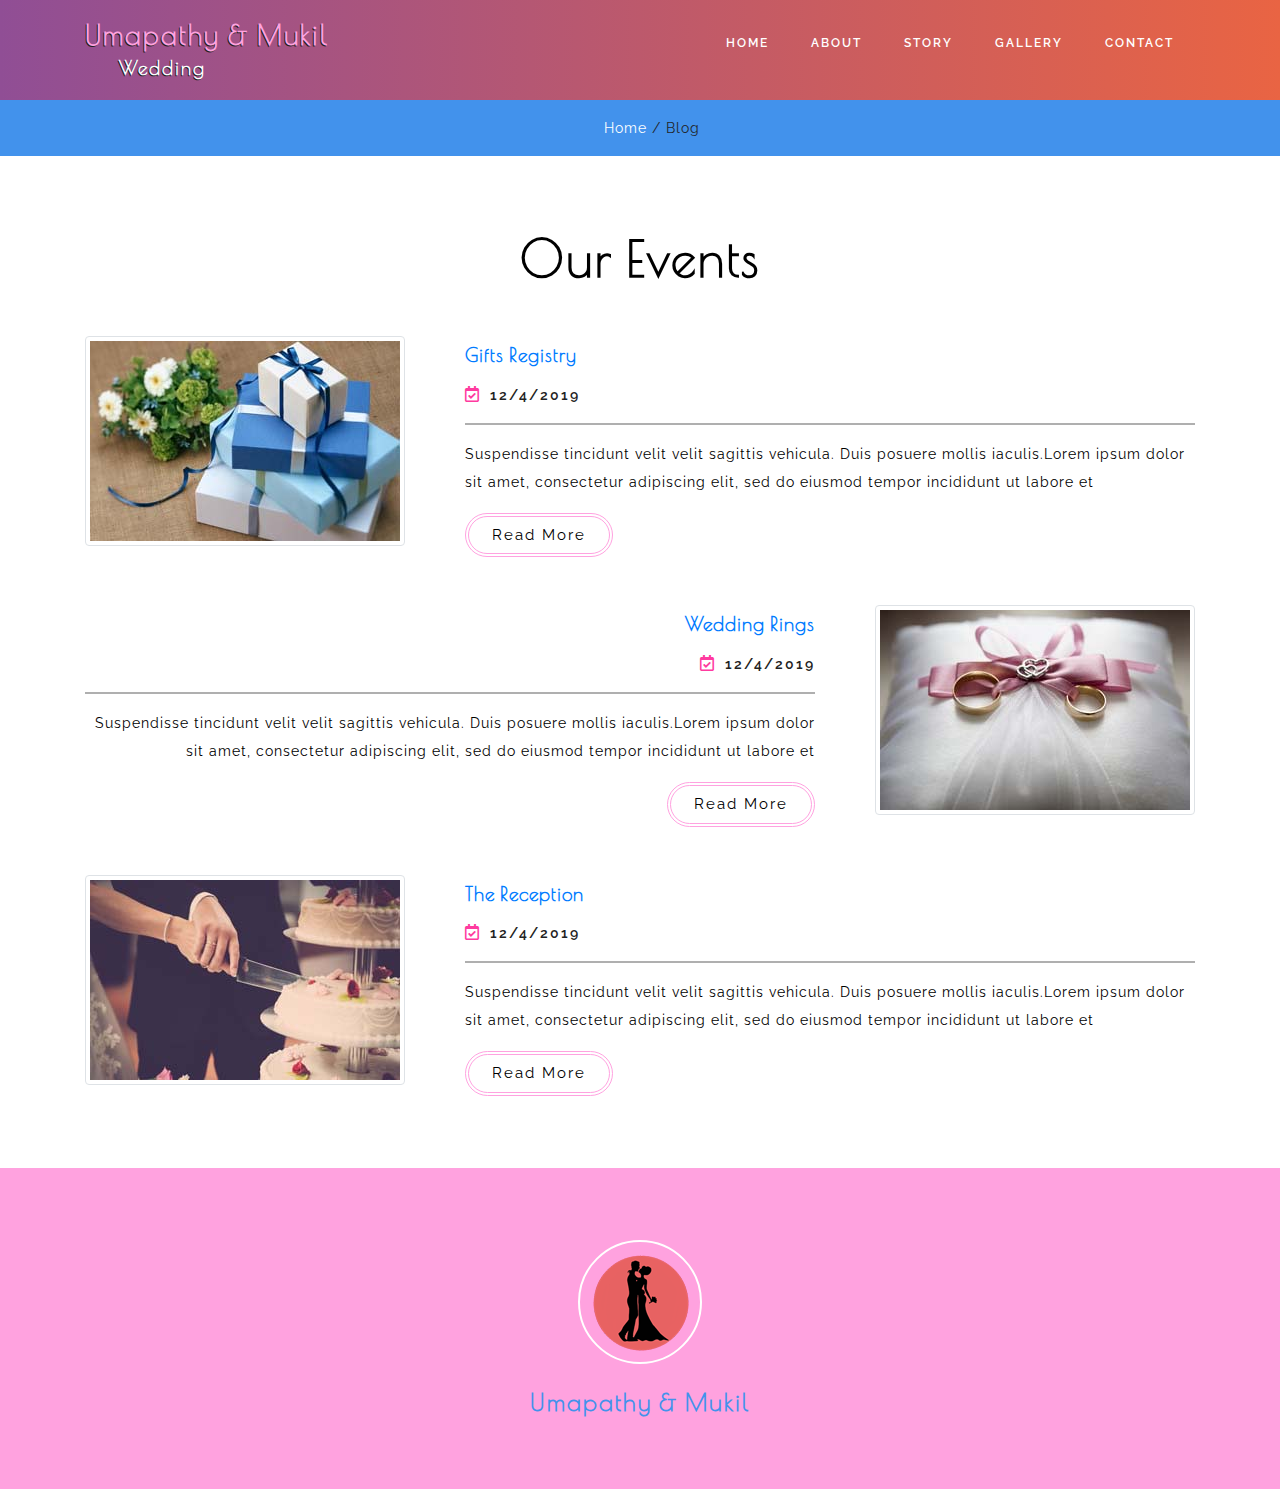
<file: blog.html>
﻿<!--A Design by W3layouts
  Author: W3layout
  Author URL: http://w3layouts.com
  License: Creative Commons Attribution 3.0 Unported
  License URL: http://creativecommons.org/licenses/by/3.0/
  -->
<!DOCTYPE html>
<html lang="zxx">
  <head>
    <title>Umapathy - Mukil Wedding</title>
    <!--meta tags -->
    <meta charset="UTF-8">
    <meta name="viewport" content="width=device-width, initial-scale=1">
    <script>
      addEventListener("load", function () {
      	setTimeout(hideURLbar, 0);
      }, false);
      
      function hideURLbar() {
      	window.scrollTo(0, 1);
      }
    </script>
    <!--//meta tags ends here-->
    <!--booststrap-->
    <link href="css/bootstrap.min.css" rel="stylesheet" type="text/css" media="all">
    <!--//booststrap end-->
    <!-- font-awesome icons -->
    <link href="css/fontawesome-all.min.css" rel="stylesheet" type="text/css" media="all">
    <!-- //font-awesome icons -->
    <!--stylesheets-->
    <link href="css/style.css" rel='stylesheet' type='text/css' media="all">
    <!--//stylesheets-->
    <link href="//fonts.googleapis.com/css?family=Poiret+One" rel="stylesheet">
    <link href="//fonts.googleapis.com/css?family=Tangerine:400,700" rel="stylesheet">
    <link href="//fonts.googleapis.com/css?family=Raleway:400,500,600" rel="stylesheet">
  </head>
  <body>
    <!--headder-->
    <div class="one-img" id="header">
      <div class="header-w3layouts">
        <div class="container">
          <!--//navigation section -->
          <nav class="navbar navbar-expand-lg navbar-light">
            <div class="hedder-up " >
              <h1><a class="navbar-brand" href="index.html">Umapathy & Mukil <span> Wedding</span></a></h1>
            </div>
            <button class="navbar-toggler" type="button" data-toggle="collapse" data-target="#navbarSupportedContent" aria-controls="navbarSupportedContent" aria-expanded="false" aria-label="Toggle navigation">
            <span class="navbar-toggler-icon"></span>
            </button>
            <div class="collapse navbar-collapse justify-content-end" id="navbarSupportedContent">
              <ul class="navbar-nav ">
                <li class="nav-item ">
                  <a class="nav-link" href="index.html">Home <span class="sr-only">(current)</span></a>
                </li>
                <li class="nav-item ">
                  <a href="about.html" class="nav-link">About</a>
                </li>
                <li class="nav-item">
                  <a href="story.html" class="nav-link">Story</a>
                </li>
                <li class="nav-item">
                  <a href="gallery.html" class="nav-link">Gallery</a>
                </li>
                <!--<li class="nav-item dropdown active">
                  <a class="nav-link dropdown-toggle" href="#" id="navbarDropdown" role="button" data-toggle="dropdown" aria-haspopup="true" aria-expanded="false">
                  Pages
                  </a>
                  <div class="dropdown-menu" aria-labelledby="navbarDropdown">
                    <a class="nav-link " href="typography.html">Typography</a>
                    <a href="blog.html" class="nav-link">Blog</a>
                  </div>
                </li>-->
                <li class="nav-item">
                  <a href="contact.html" class="nav-link">Contact</a>
                </li>
              </ul>
            </div>
          </nav>
          <!--//navigation section -->
          <div class="clearfix"> </div>
        </div>
      </div>
    </div>
    <!-- //Navigation -->
    <!--//headder-->
    <!-- banner -->
    <div class="inner_page-banner one-img">
    </div>
    <!--//banner -->
    <!-- short -->
    <div class="using-border py-3">
      <div class="inner_breadcrumb  ml-4">
        <ul class="short_ls">
          <li>
            <a href="index.html">Home</a>
            <span>/ </span>
          </li>
          <li>Blog</li>
        </ul>
      </div>
    </div>
    <!-- //short-->
    <!-- blog -->
    <section class="about-inner py-lg-4 py-md-3 py-sm-3 py-3">
      <div class="container py-lg-5 py-md-4 py-sm-4 py-3">
        <h3 class="title text-center mb-lg-5 mb-md-4 mb-sm-4 mb-3">Our Events</h3>
        <div class="row blog-bloged-about">
          <div class="col-lg-4 col-md-6 blog-wed-img">
            <img src="images/blog1.jpg" class="img-thumbnail" alt="">
          </div>
          <div class="col-lg-8 col-md-6 blog-wthree-info">
            <h4 class="mt-2"><a href="#">Gifts registry</a></h4>
            <div class="news-date my-3">
              <ul>
                <li><span class="far fa-calendar-check"></span><a href="#">12/4/2019</a></li>
              </ul>
            </div>
            <div class="line-w3ls-title">
              <!-- Just It is line -->
            </div>
            <div class="event-blog-agile">
              <p>Suspendisse tincidunt velit velit sagittis vehicula. Duis posuere  mollis iaculis.Lorem ipsum dolor sit amet, consectetur adipiscing elit, sed do eiusmod tempor incididunt ut labore et</p>
            </div>
            <div class="outs_more-buttn">
              <a href="index.html">Read More</a>
            </div>
          </div>
        </div>
        <div class="row blog-bloged-about my-lg-5 my-md-4 my-sm-4 my-3 text-right">
          <div class="col-lg-8 col-md-6 blog-wthree-info">
            <h4 class="mt-2"><a href="#">Wedding rings</a></h4>
            <div class="news-date my-3">
              <ul>
                <li><span class="far fa-calendar-check"></span><a href="#">12/4/2019</a></li>
              </ul>
            </div>
            <div class="line-w3ls-title ">
              <!-- Just It is line -->
            </div>
            <div class="event-blog-agile">
              <p>Suspendisse tincidunt velit velit sagittis vehicula. Duis posuere  mollis iaculis.Lorem ipsum dolor sit amet, consectetur adipiscing elit, sed do eiusmod tempor incididunt ut labore et</p>
            </div>
            <div class="outs_more-buttn">
              <a href="index.html">Read More</a>
            </div>
          </div>
          <div class="col-lg-4 col-md-6 blog-wed-img">
            <img src="images/blog2.jpg" class="img-thumbnail" alt="">
          </div>
        </div>
        <div class="row blog-bloged-about">
          <div class="col-lg-4 col-md-6 blog-wed-img">
            <img src="images/blog3.jpg" class="img-thumbnail" alt="">
          </div>
          <div class="col-lg-8 col-md-6 blog-wthree-info">
            <h4 class="mt-2"><a href="#">The reception</a></h4>
            <div class="news-date my-3">
              <ul>
                <li><span class="far fa-calendar-check"></span><a href="#">12/4/2019</a></li>
              </ul>
            </div>
            <div class="line-w3ls-title">
              <!-- Just It is line -->
            </div>
            <div class="event-blog-agile">
              <p>Suspendisse tincidunt velit velit sagittis vehicula. Duis posuere  mollis iaculis.Lorem ipsum dolor sit amet, consectetur adipiscing elit, sed do eiusmod tempor incididunt ut labore et</p>
            </div>
            <div class="outs_more-buttn">
              <a href="index.html">Read More</a>
            </div>
          </div>
        </div>
      </div>
    </section>
    <!-- //blog -->
    <!-- footer -->
    <footer class="py-lg-4 py-md-3 py-sm-3 py-3">
      <div class="container py-lg-5 py-md-5 py-sm-4 py-3">
        <div class="groom-w3layouts-footer text-center">
          <img src="images/ff1.png" alt="" class="image-fluid">
        </div>
        <div class="bride-groom-names text-center mt-lg-4 mt-3">
          <h4><a href="index.html">Umapathy & Mukil</a></h4>
        </div>
        <!--<div class="icons-footer text-center mt-lg-5 mt-md-4 mt-3">
          <ul>
            <li><a href="#"><span class="fab fa-facebook-f"></span></a></li>
            <li><a href="#"><span class="fas fa-envelope"></span></a></li>
            <li><a href="#"><span class="fab fa-twitter"></span></a></li>
            <li><a href="#"><span class="fab fa-pinterest-p"></span></a></li>
          </ul>
        </div>-->
        <!--<div class="copy-agile-right text-center pt-lg-4 pt-3">
          <p> 
            © 2018 Umapathy & Mukil. All Rights Reserved | Design by <a href="http://www.W3Layouts.com" target="_blank">W3Layouts</a>
          </p>
        </div>-->
      </div>
    </footer>
    <!--//footer -->
    <!--js working-->
    <script src='js/jquery-2.2.3.min.js'></script>
    <!--//js working-->
    <!-- start-smoth-scrolling -->
    <script src="js/move-top.js"></script>
    <script src="js/easing.js"></script>
    <script>
      jQuery(document).ready(function ($) {
      	$(".scroll").click(function (event) {
      		event.preventDefault();
      		$('html,body').animate({
      			scrollTop: $(this.hash).offset().top
      		}, 900);
      	});
      });
    </script>
    <!-- start-smoth-scrolling -->
    <!-- here stars scrolling icon -->
    <script>
      $(document).ready(function () {
      
      	var defaults = {
      		containerID: 'toTop', // fading element id
      		containerHoverID: 'toTopHover', // fading element hover id
      		scrollSpeed: 1200,
      		easingType: 'linear'
      	};
      
      
      	$().UItoTop({
      		easingType: 'easeOutQuart'
      	});
      
      });
    </script>
    <!-- //here ends scrolling icon -->
    <!--bootstrap working-->
    <script src="js/bootstrap.min.js"></script>
    <!-- //bootstrap working-->
  </body>
</html>
</file>
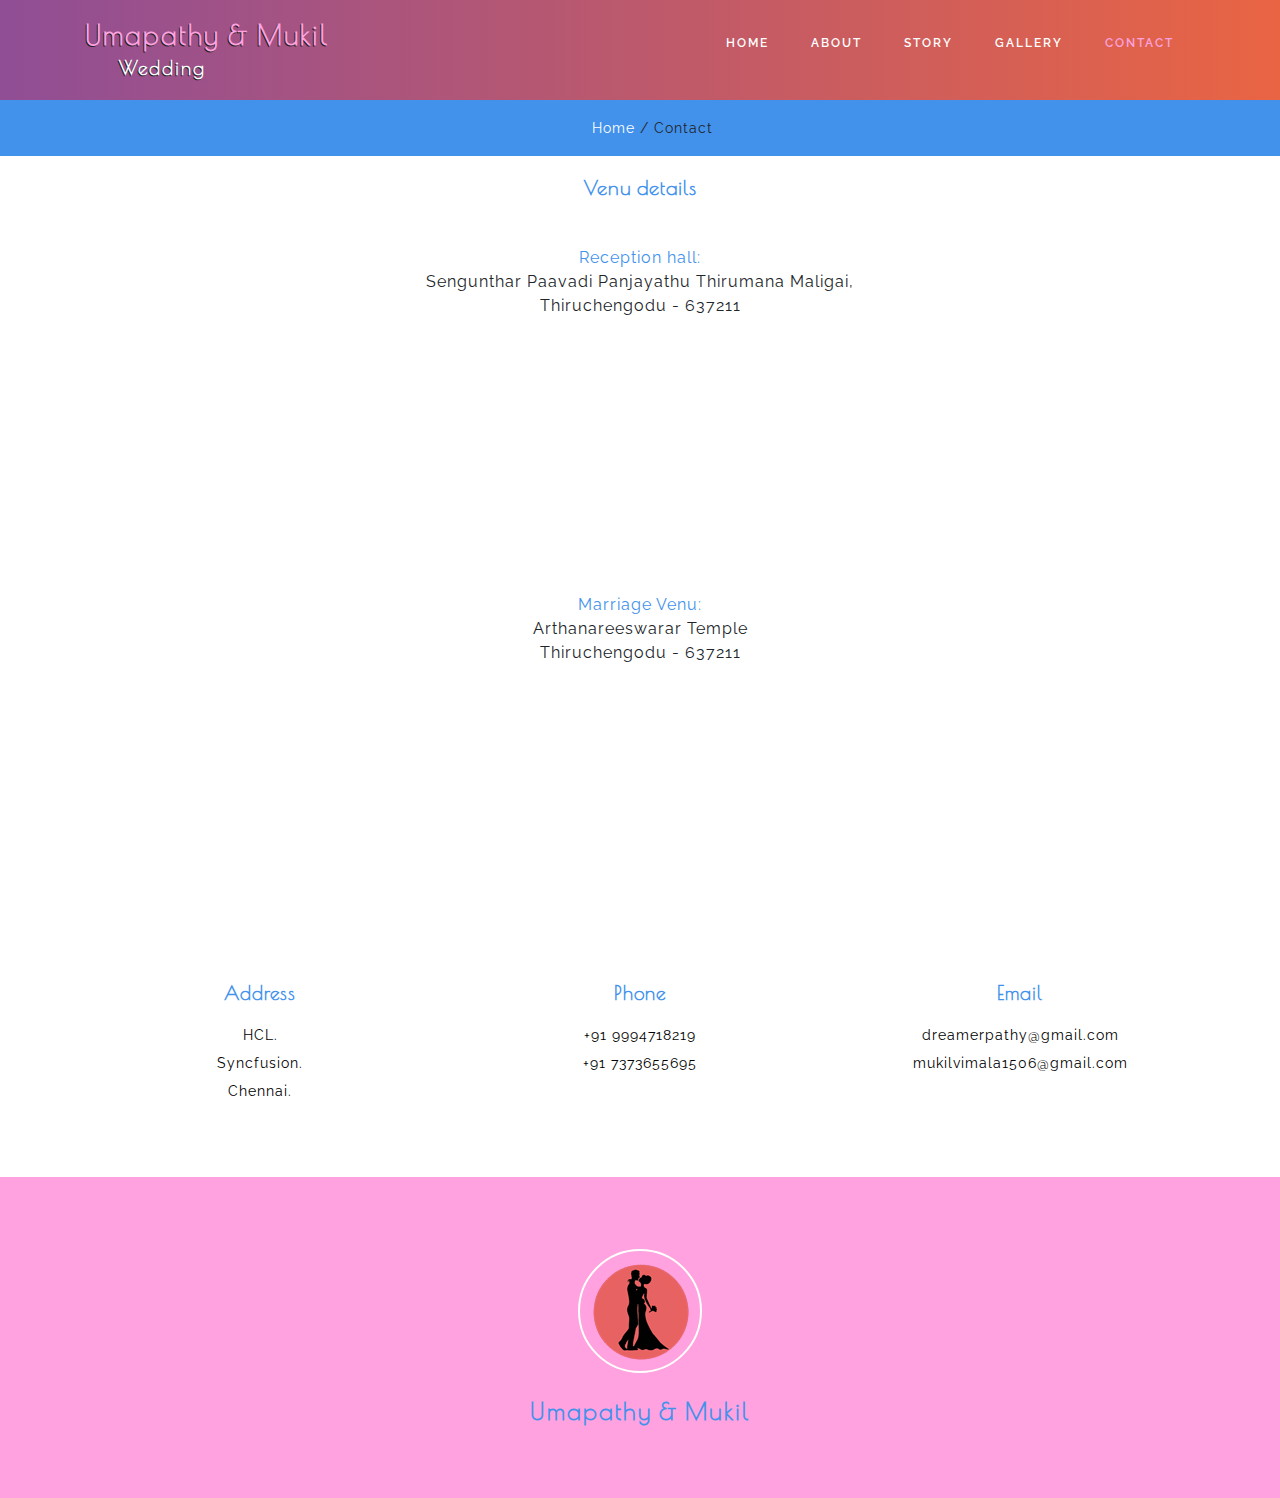
<file: contact.html>
﻿<!--A Design by W3layouts
   Author: W3layout
   Author URL: http://w3layouts.com
   License: Creative Commons Attribution 3.0 Unported
   License URL: http://creativecommons.org/licenses/by/3.0/
   -->
<!DOCTYPE html>
<html lang="zxx">
<head>
    <title>Umapathy - Mukil</title>
    <!--meta tags -->
    <meta charset="UTF-8">
    <meta name="viewport" content="width=device-width, initial-scale=1">
    <script>
        addEventListener("load", function () {
            setTimeout(hideURLbar, 0);
        }, false);

        function hideURLbar() {
            window.scrollTo(0, 1);
        }
    </script>
    <!--//meta tags ends here-->
    <!--booststrap-->
    <link href="css/bootstrap.min.css" rel="stylesheet" type="text/css" media="all">
    <!--//booststrap end-->
    <!-- font-awesome icons -->
    <link href="css/fontawesome-all.min.css" rel="stylesheet" type="text/css" media="all">
    <!-- //font-awesome icons -->
    <!--stylesheets-->
    <link href="css/style.css" rel='stylesheet' type='text/css' media="all">
    <!--//stylesheets-->
    <link href="//fonts.googleapis.com/css?family=Poiret+One" rel="stylesheet">
    <link href="//fonts.googleapis.com/css?family=Tangerine:400,700" rel="stylesheet">
    <link href="//fonts.googleapis.com/css?family=Raleway:400,500,600" rel="stylesheet">
</head>
<body>
    <!--headder-->
    <div class="one-img" id="header">
        <div class="header-w3layouts">
            <div class="container">
                <!--//navigation section -->
                <nav class="navbar navbar-expand-lg navbar-light">
                    <div class="hedder-up ">
                        <h1><a class="navbar-brand" href="index.html">Umapathy & Mukil <span> Wedding</span></a></h1>
                    </div>
                    <button class="navbar-toggler" type="button" data-toggle="collapse" data-target="#navbarSupportedContent" aria-controls="navbarSupportedContent" aria-expanded="false" aria-label="Toggle navigation">
                        <span class="navbar-toggler-icon"></span>
                    </button>
                    <div class="collapse navbar-collapse justify-content-end" id="navbarSupportedContent">
                        <ul class="navbar-nav ">
                            <li class="nav-item ">
                                <a class="nav-link" href="index.html">Home <span class="sr-only">(current)</span></a>
                            </li>
                            <li class="nav-item ">
                                <a href="about.html" class="nav-link">About</a>
                            </li>
                            <li class="nav-item">
                                <a href="story.html" class="nav-link">Story</a>
                            </li>
                            <li class="nav-item">
                                <a href="gallery.html" class="nav-link">Gallery</a>
                            </li>
                            <!--<li class="nav-item dropdown">
                               <a class="nav-link dropdown-toggle" href="#" id="navbarDropdown" role="button" data-toggle="dropdown" aria-haspopup="true" aria-expanded="false">
                               Pages
                               </a>
                               <div class="dropdown-menu" aria-labelledby="navbarDropdown">
                                  <a class="nav-link " href="typography.html">Typography</a>
                                  <a href="blog.html" class="nav-link">Blog</a>
                               </div>
                            </li>-->
                            <li class="nav-item active">
                                <a href="contact.html" class="nav-link">Contact</a>
                            </li>
                        </ul>
                    </div>
                </nav>
                <!--//navigation section -->
                <div class="clearfix"> </div>
            </div>
        </div>
    </div>
    <!-- //Navigation -->
    <!--//headder-->
    <!-- banner -->
    <div class="inner_page-banner one-img">
    </div>
    <!--//banner -->
    <!-- short -->
    <div class="using-border py-3">
        <div class="inner_breadcrumb  ml-4">
            <ul class="short_ls">
                <li>
                    <a href="index.html">Home</a>
                    <span>/ </span>
                </li>
                <li>Contact</li>
            </ul>
        </div>
    </div>
    <!-- //short-->
    <!--contact -->
    <!--contact-form-->
    <!--//contact-map -->
    <h6 class="mb-3 venuDetails">
        Venu details
    </h6>
    <div class="mapVenuDetails">
        <div class="venuHead">
            Reception hall:
        </div>
        <div>
            Sengunthar Paavadi Panjayathu Thirumana Maligai,
        </div>
        <div>Thiruchengodu - 637211</div>
    </div>
    <div class="address_mail_footer_grids ">
        <div class="gmap_canvas"><iframe width="600" height="500" id="gmap_canvas" src="https://maps.google.com/maps?q=Sengunthar%20Thirumana%2C%20thiruchengodu&t=&z=11&ie=UTF8&iwloc=&output=embed" frameborder="0" scrolling="no" marginheight="0" marginwidth="0"></iframe></div>

    </div>
    <div class="mapVenuDetails">
        <div class="venuHead">
            Marriage Venu:
        </div>
        <div>
            Arthanareeswarar Temple
        </div>
        <div>Thiruchengodu - 637211</div>
    </div>
    <div class="address_mail_footer_grids ">
        <div class="gmap_canvas"><iframe width="600" height="500" id="gmap_canvas" src="https://maps.google.com/maps?q=Arthanareeswarar%20Temple%2C%20thiruchengodu&t=&z=11&ie=UTF8&iwloc=&output=embed" frameborder="0" scrolling="no" marginheight="0" marginwidth="0"></iframe></div>
    </div>
    <!--contact-map -->
    <!--contact-Address -->
    <section class="py-lg-4 py-md-3 py-sm-3 py-3">
        <div class="container py-lg-5 py-md-4 py-sm-4 py-3">
            <div class="row text-center">
                <div class="col-lg-4 col-md-4 contact-form">
                    <div class=" contact-list-grid">
                        <h6 class="mb-3">
                            Address
                        </h6>
                        <p>
                            HCL.<br>Syncfusion. <br />Chennai.
                        </p>
                    </div>
                </div>
                <div class="col-lg-4 col-md-4 contact-form">
                    <div class=" contact-list-grid">
                        <h6 class="mb-3">Phone</h6>
                        <p>+91 9994718219</p>
                        <p>+91 7373655695</p>
                    </div>
                </div>
                <div class="col-lg-4 col-md-4 contact-form">
                    <div class=" contact-list-grid">
                        <h6 class="mb-3">Email</h6>
                        <p><a href="dreamerpathy@gmail.com">dreamerpathy@gmail.com</a></p>
                        <p><a href="mukilvimala1506@gmail.com">mukilvimala1506@gmail.com</a></p>
                    </div>
                </div>
            </div>
        </div>
    </section>
    <!--//contact-Address -->
    <!-- footer -->
    <footer class="py-lg-4 py-md-3 py-sm-3 py-3">
        <div class="container py-lg-5 py-md-5 py-sm-4 py-3">
            <div class="groom-w3layouts-footer text-center">
                <img src="images/ff1.png" alt="" class="image-fluid">
            </div>
            <div class="bride-groom-names text-center mt-lg-4 mt-3">
                <h4><a href="index.html">Umapathy & Mukil</a></h4>
            </div>
            <!--<div class="icons-footer text-center mt-lg-5 mt-md-4 mt-3">
               <ul>
                  <li><a href="#"><span class="fab fa-facebook-f"></span></a></li>
                  <li><a href="#"><span class="fas fa-envelope"></span></a></li>
                  <li><a href="#"><span class="fab fa-twitter"></span></a></li>
                  <li><a href="#"><span class="fab fa-pinterest-p"></span></a></li>
               </ul>
            </div>-->
            <!--<div class="copy-agile-right text-center pt-lg-4 pt-3">
               <p>
                  © 2018 Umapathy & Mukil. All Rights Reserved | Design by <a href="http://www.W3Layouts.com" target="_blank">W3Layouts</a>
               </p>
            </div>-->
        </div>
    </footer>
    <!--//footer -->
    <!--js working-->
    <script src='js/jquery-2.2.3.min.js'></script>
    <!--//js working-->
    <!-- start-smoth-scrolling -->
    <script src="js/move-top.js"></script>
    <script src="js/easing.js"></script>
    <script>
        jQuery(document).ready(function ($) {
            $(".scroll").click(function (event) {
                event.preventDefault();
                $('html,body').animate({
                    scrollTop: $(this.hash).offset().top
                }, 900);
            });
        });
    </script>
    <!-- start-smoth-scrolling -->
    <!-- here stars scrolling icon -->
    <script>
        $(document).ready(function () {

            var defaults = {
                containerID: 'toTop', // fading element id
                containerHoverID: 'toTopHover', // fading element hover id
                scrollSpeed: 1200,
                easingType: 'linear'
            };


            $().UItoTop({
                easingType: 'easeOutQuart'
            });

        });
    </script>
    <!-- //here ends scrolling icon -->
    <!--bootstrap working-->
    <script src="js/bootstrap.min.js"></script>
    <!-- //bootstrap working-->
</body>
</html>

<style>
    .venuDetails {
        padding-top: 20px;
        color: #4292ec;
        font-size: 20px;
        font-weight: 600;
        text-align: center;
    }
    .mapVenuDetails{
        padding: 30px;
        text-align: center;
    }
    .venuHead{
        color :#4292ec
    }
</style>
</file>
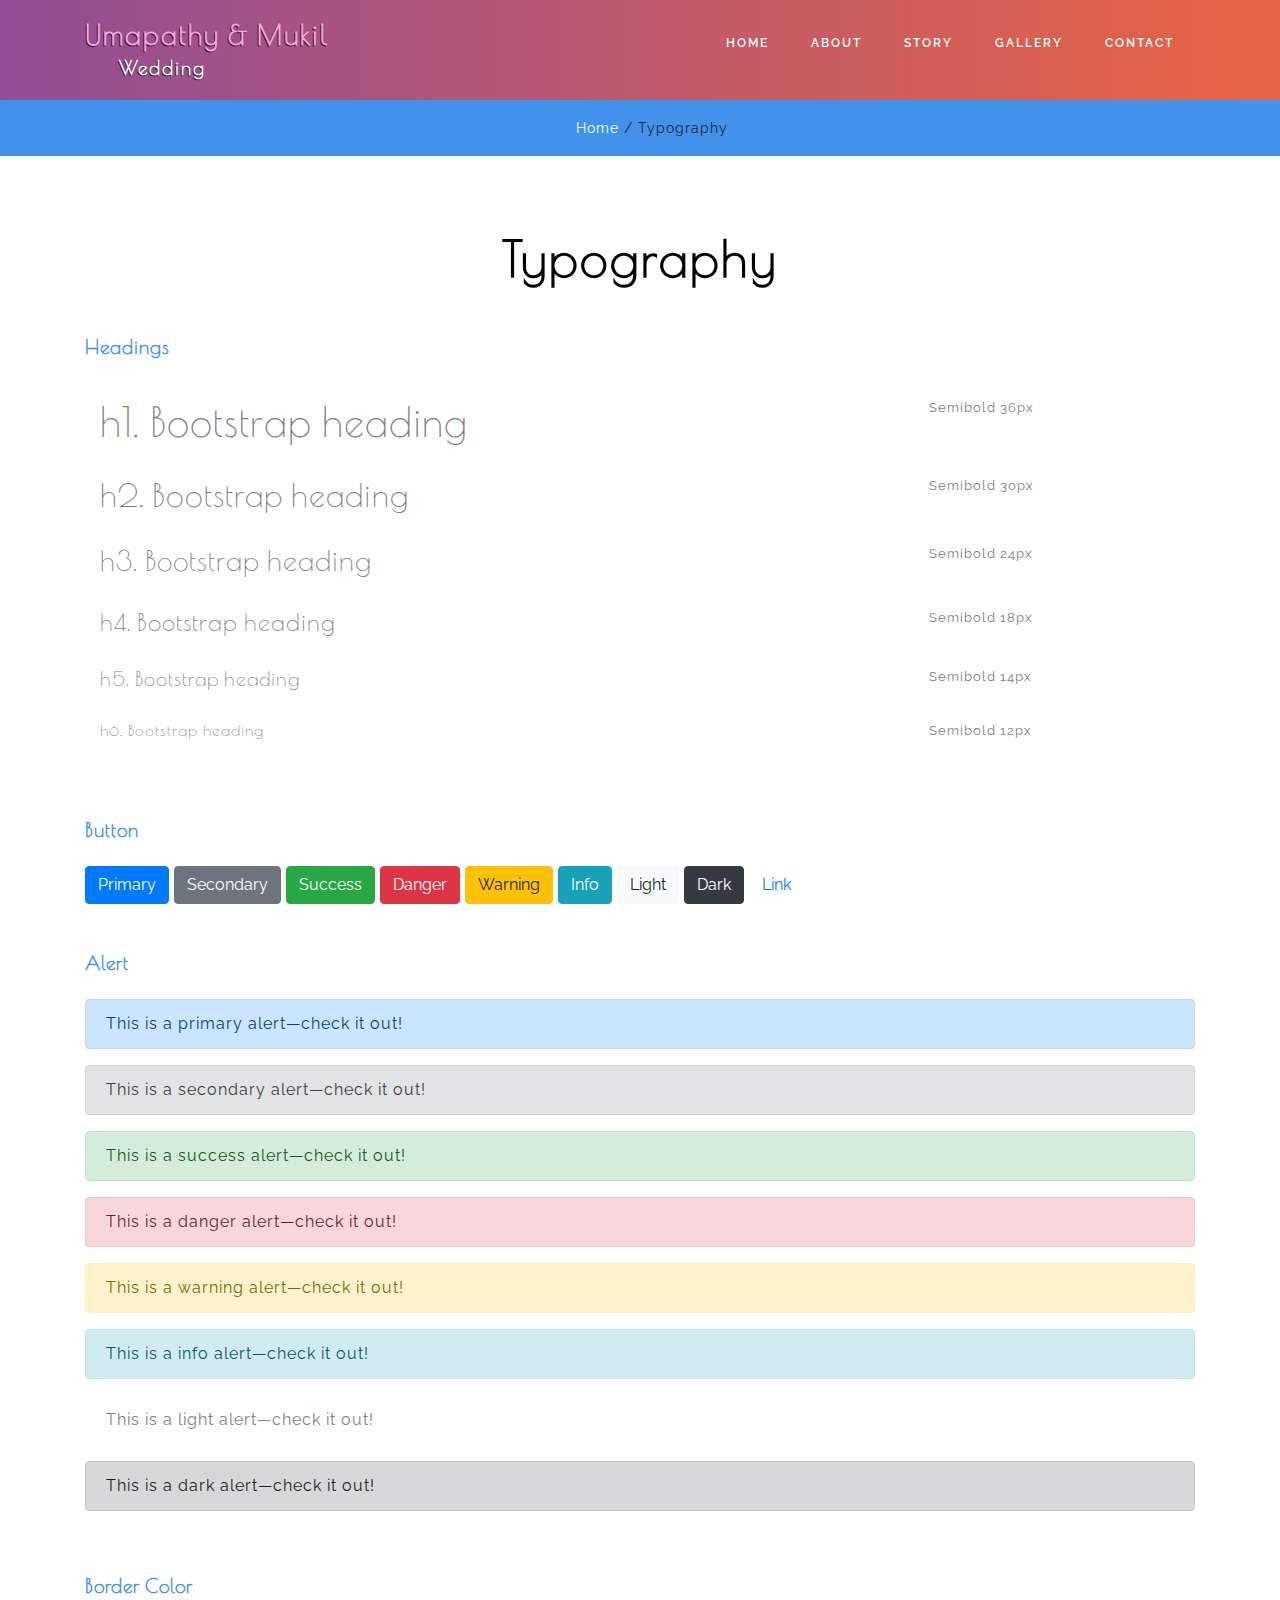
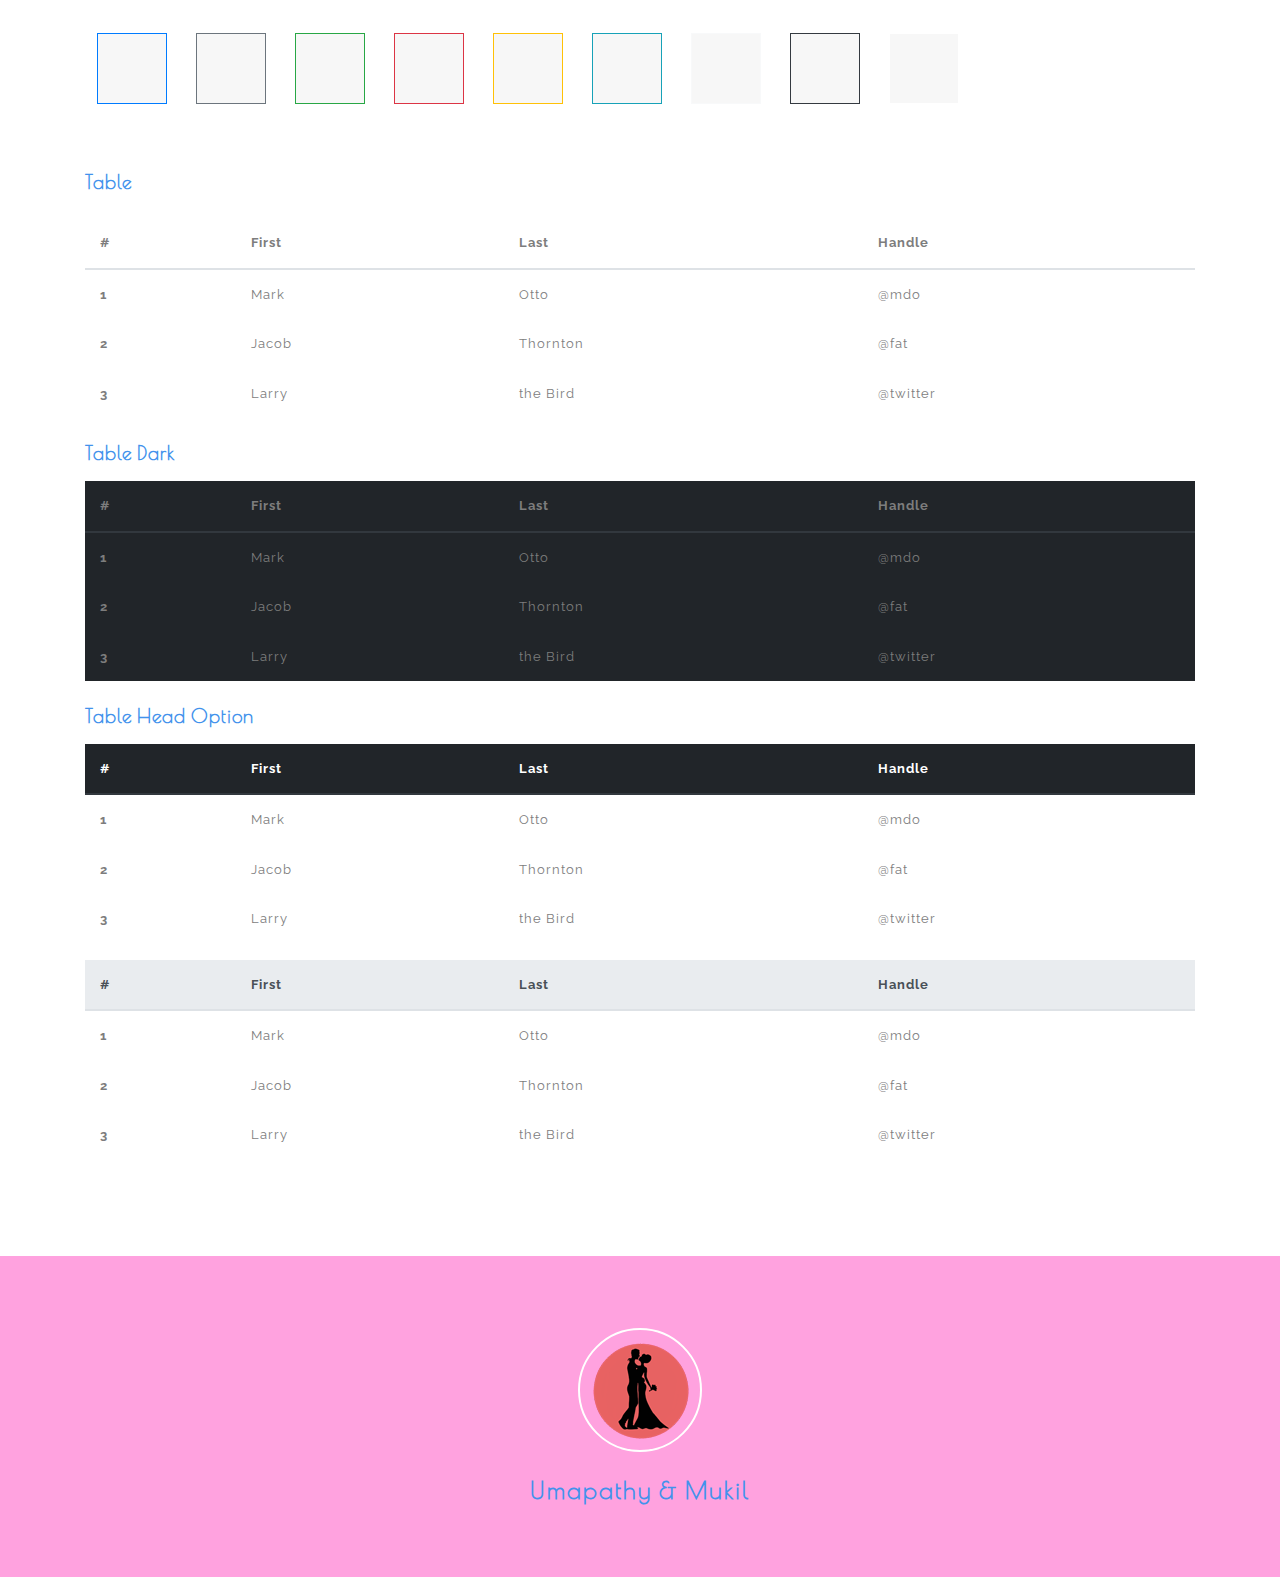
<file: typography.html>
﻿<!--A Design by W3layouts
  Author: W3layout
  Author URL: http://w3layouts.com
  License: Creative Commons Attribution 3.0 Unported
  License URL: http://creativecommons.org/licenses/by/3.0/
  -->
<!DOCTYPE html>
<html lang="zxx">
  <head>
    <title>Umapathy - Mukil Wedding</title>
    <!--meta tags -->
    <meta charset="UTF-8">
    <meta name="viewport" content="width=device-width, initial-scale=1">
    <script>
      addEventListener("load", function () {
      	setTimeout(hideURLbar, 0);
      }, false);
      
      function hideURLbar() {
      	window.scrollTo(0, 1);
      }
    </script>
    <!--//meta tags ends here-->
    <!--booststrap-->
    <link href="css/bootstrap.min.css" rel="stylesheet" type="text/css" media="all">
    <!--//booststrap end-->
    <!-- font-awesome icons -->
    <link href="css/fontawesome-all.min.css" rel="stylesheet" type="text/css" media="all">
    <!-- //font-awesome icons -->
    <!--stylesheets-->
    <link href="css/style.css" rel='stylesheet' type='text/css' media="all">
    <!--//stylesheets-->
    <link href="//fonts.googleapis.com/css?family=Poiret+One" rel="stylesheet">
    <link href="//fonts.googleapis.com/css?family=Tangerine:400,700" rel="stylesheet">
    <link href="//fonts.googleapis.com/css?family=Raleway:400,500,600" rel="stylesheet">
  </head>
  <body>
    <!--headder-->
    <div class="one-img" id="header">
      <div class="header-w3layouts">
        <div class="container">
          <!--//navigation section -->
          <nav class="navbar navbar-expand-lg navbar-light">
            <div class="hedder-up " >
              <h1><a class="navbar-brand" href="index.html">Umapathy & Mukil <span> Wedding</span></a></h1>
            </div>
            <button class="navbar-toggler" type="button" data-toggle="collapse" data-target="#navbarSupportedContent" aria-controls="navbarSupportedContent" aria-expanded="false" aria-label="Toggle navigation">
            <span class="navbar-toggler-icon"></span>
            </button>
            <div class="collapse navbar-collapse justify-content-end" id="navbarSupportedContent">
              <ul class="navbar-nav ">
                <li class="nav-item ">
                  <a class="nav-link" href="index.html">Home <span class="sr-only">(current)</span></a>
                </li>
                <li class="nav-item ">
                  <a href="about.html" class="nav-link">About</a>
                </li>
                <li class="nav-item">
                  <a href="story.html" class="nav-link">Story</a>
                </li>
                <li class="nav-item">
                  <a href="gallery.html" class="nav-link">Gallery</a>
                </li>
                <!--<li class="nav-item dropdown active">
                  <a class="nav-link dropdown-toggle" href="#" id="navbarDropdown" role="button" data-toggle="dropdown" aria-haspopup="true" aria-expanded="false">
                  Pages
                  </a>
                  <div class="dropdown-menu" aria-labelledby="navbarDropdown">
                    <a class="nav-link " href="typography.html">Typography</a>
                    <a href="blog.html" class="nav-link">Blog</a>
                  </div>
                </li>-->
                <li class="nav-item">
                  <a href="contact.html" class="nav-link">Contact</a>
                </li>
              </ul>
            </div>
          </nav>
          <!--//navigation section -->
          <div class="clearfix"> </div>
        </div>
      </div>
    </div>
    <!-- //Navigation -->
    <!--//headder-->
    <!-- banner -->
    <div class="inner_page-banner one-img">
    </div>
    <!--//banner -->
    <!-- short -->
    <div class="using-border py-3">
      <div class="inner_breadcrumb  ml-4">
        <ul class="short_ls">
          <li>
            <a href="index.html">Home</a>
            <span>/ </span>
          </li>
          <li>Typography</li>
        </ul>
      </div>
    </div>
    <!-- //short-->
    <section class="about-inner py-lg-4 py-md-3 py-sm-3 py-3">
      <div class="container py-lg-5 py-md-4 py-sm-4 py-3">
        <h3 class="title text-center mb-lg-5 mb-md-4 mb-sm-4 mb-3">Typography</h3>
        <div class="typo-grids">
          <div class="sub-title">
            <div class="sub-head mb-4">
              <h4>Headings</h4>
            </div>
            <div class="bs-example">
              <table class="table">
                <tbody>
                  <tr>
                    <td>
                      <h1 class="bootstrap-heading">h1. Bootstrap heading<a class="anchorjs-link" href="#h1.-bootstrap-heading"><span class="anchorjs-icon"></span></a></h1>
                    </td>
                    <td class="type-info">Semibold 36px</td>
                  </tr>
                  <tr>
                    <td>
                      <h2 class="bootstrap-heading">h2. Bootstrap heading<a class="anchorjs-link" href="#h2.-bootstrap-heading"><span class="anchorjs-icon"></span></a></h2>
                    </td>
                    <td class="type-info">Semibold 30px</td>
                  </tr>
                  <tr>
                    <td>
                      <h3 class="bootstrap-heading">h3. Bootstrap heading<a class="anchorjs-link" href="#h3.-bootstrap-heading"><span class="anchorjs-icon"></span></a></h3>
                    </td>
                    <td class="type-info">Semibold 24px</td>
                  </tr>
                  <tr>
                    <td>
                      <h4 class="bootstrap-heading">h4. Bootstrap heading<a class="anchorjs-link" href="#h4.-bootstrap-heading"><span class="anchorjs-icon"></span></a></h4>
                    </td>
                    <td class="type-info">Semibold 18px</td>
                  </tr>
                  <tr>
                    <td>
                      <h5 class="bootstrap-heading">h5. Bootstrap heading<a class="anchorjs-link" href="#h5.-bootstrap-heading"><span class="anchorjs-icon"></span></a></h5>
                    </td>
                    <td class="type-info">Semibold 14px</td>
                  </tr>
                  <tr>
                    <td>
                      <h6>h6. Bootstrap heading</h6>
                    </td>
                    <td class="type-info">Semibold 12px</td>
                  </tr>
                </tbody>
              </table>
            </div>
          </div>
          <div class="typo-grids pt-md-5 pt-sm-4 pt-4">
            <div class="sub-title">
              <div class="sub-head mb-4">
                <h4>Button</h4>
              </div>
              <button type="button" class="btn btn-primary">Primary</button>
              <button type="button" class="btn btn-secondary">Secondary</button>
              <button type="button" class="btn btn-success">Success</button>
              <button type="button" class="btn btn-danger">Danger</button>
              <button type="button" class="btn btn-warning">Warning</button>
              <button type="button" class="btn btn-info">Info</button>
              <button type="button" class="btn btn-light">Light</button>
              <button type="button" class="btn btn-dark">Dark</button>
              <button type="button" class="btn btn-link">Link</button>
            </div>
          </div>
          <div class="typo-grids pt-md-5 pt-sm-4 pt-4">
            <div class="sub-title">
              <div class="sub-head mb-4">
                <h4>Alert</h4>
              </div>
              <div class="alert alert-primary" role="alert">
                This is a primary alert—check it out!
              </div>
              <div class="alert alert-secondary" role="alert">
                This is a secondary alert—check it out!
              </div>
              <div class="alert alert-success" role="alert">
                This is a success alert—check it out!
              </div>
              <div class="alert alert-danger" role="alert">
                This is a danger alert—check it out!
              </div>
              <div class="alert alert-warning" role="alert">
                This is a warning alert—check it out!
              </div>
              <div class="alert alert-info" role="alert">
                This is a info alert—check it out!
              </div>
              <div class="alert alert-light" role="alert">
                This is a light alert—check it out!
              </div>
              <div class="alert alert-dark" role="alert">
                This is a dark alert—check it out!
              </div>
            </div>
          </div>
          <div class="typo-grids pt-md-5 pt-sm-4 pt-4">
            <div class="sub-title">
              <div class="sub-head mb-4">
                <h4>Border Color</h4>
              </div>
              <span class="border border-primary"></span>
              <span class="border border-secondary"></span>
              <span class="border border-success"></span>
              <span class="border border-danger"></span>
              <span class="border border-warning"></span>
              <span class="border border-info"></span>
              <span class="border border-light"></span>
              <span class="border border-dark"></span>
              <span class="border border-white"></span>
            </div>
          </div>
          <div class="typo-grids pt-md-5 pt-sm-4 pt-4">
            <div class="sub-title">
              <div class="sub-head mb-4">
                <h4>Table</h4>
              </div>
              <div class="bd-example mb-4">
                <table class="table">
                  <thead>
                    <tr>
                      <th scope="col">#</th>
                      <th scope="col">First</th>
                      <th scope="col">Last</th>
                      <th scope="col">Handle</th>
                    </tr>
                  </thead>
                  <tbody>
                    <tr>
                      <th scope="row">1</th>
                      <td>Mark</td>
                      <td>Otto</td>
                      <td>@mdo</td>
                    </tr>
                    <tr>
                      <th scope="row">2</th>
                      <td>Jacob</td>
                      <td>Thornton</td>
                      <td>@fat</td>
                    </tr>
                    <tr>
                      <th scope="row">3</th>
                      <td>Larry</td>
                      <td>the Bird</td>
                      <td>@twitter</td>
                    </tr>
                  </tbody>
                </table>
              </div>
            </div>
            <div class="sub-title">
              <div class="sub-head mb-3">
                <h4>Table Dark</h4>
              </div>
              <div class="bd-example mb-4">
                <table class="table table-dark">
                  <thead>
                    <tr>
                      <th scope="col">#</th>
                      <th scope="col">First</th>
                      <th scope="col">Last</th>
                      <th scope="col">Handle</th>
                    </tr>
                  </thead>
                  <tbody>
                    <tr>
                      <th scope="row">1</th>
                      <td>Mark</td>
                      <td>Otto</td>
                      <td>@mdo</td>
                    </tr>
                    <tr>
                      <th scope="row">2</th>
                      <td>Jacob</td>
                      <td>Thornton</td>
                      <td>@fat</td>
                    </tr>
                    <tr>
                      <th scope="row">3</th>
                      <td>Larry</td>
                      <td>the Bird</td>
                      <td>@twitter</td>
                    </tr>
                  </tbody>
                </table>
              </div>
            </div>
            <div class="sub-title">
              <div class="sub-head mb-3 ">
                <h4>Table Head Option</h4>
              </div>
              <div class="bd-example mb-4">
                <table class="table">
                  <thead class="thead-dark">
                    <tr>
                      <th scope="col">#</th>
                      <th scope="col">First</th>
                      <th scope="col">Last</th>
                      <th scope="col">Handle</th>
                    </tr>
                  </thead>
                  <tbody>
                    <tr>
                      <th scope="row">1</th>
                      <td>Mark</td>
                      <td>Otto</td>
                      <td>@mdo</td>
                    </tr>
                    <tr>
                      <th scope="row">2</th>
                      <td>Jacob</td>
                      <td>Thornton</td>
                      <td>@fat</td>
                    </tr>
                    <tr>
                      <th scope="row">3</th>
                      <td>Larry</td>
                      <td>the Bird</td>
                      <td>@twitter</td>
                    </tr>
                  </tbody>
                </table>
                <table class="table">
                  <thead class="thead-light">
                    <tr>
                      <th scope="col">#</th>
                      <th scope="col">First</th>
                      <th scope="col">Last</th>
                      <th scope="col">Handle</th>
                    </tr>
                  </thead>
                  <tbody>
                    <tr>
                      <th scope="row">1</th>
                      <td>Mark</td>
                      <td>Otto</td>
                      <td>@mdo</td>
                    </tr>
                    <tr>
                      <th scope="row">2</th>
                      <td>Jacob</td>
                      <td>Thornton</td>
                      <td>@fat</td>
                    </tr>
                    <tr>
                      <th scope="row">3</th>
                      <td>Larry</td>
                      <td>the Bird</td>
                      <td>@twitter</td>
                    </tr>
                  </tbody>
                </table>
              </div>
            </div>
          </div>
        </div>
      </div>
    </section>
    <!-- footer -->
    <footer class="py-lg-4 py-md-3 py-sm-3 py-3">
      <div class="container py-lg-5 py-md-5 py-sm-4 py-3">
        <div class="groom-w3layouts-footer text-center">
          <img src="images/ff1.png" alt="" class="image-fluid">
        </div>
        <div class="bride-groom-names text-center mt-lg-4 mt-3">
          <h4><a href="index.html">Umapathy & Mukil</a></h4>
        </div>
        <!--<div class="icons-footer text-center mt-lg-5 mt-md-4 mt-3">
          <ul>
            <li><a href="#"><span class="fab fa-facebook-f"></span></a></li>
            <li><a href="#"><span class="fas fa-envelope"></span></a></li>
            <li><a href="#"><span class="fab fa-twitter"></span></a></li>
            <li><a href="#"><span class="fab fa-pinterest-p"></span></a></li>
          </ul>
        </div>-->
        <!--<div class="copy-agile-right text-center pt-lg-4 pt-3">
          <p> 
            © 2018 Lois & Mukil. All Rights Reserved | Design by <a href="http://www.W3Layouts.com" target="_blank">W3Layouts</a>
          </p>
        </div>-->
      </div>
    </footer>
    <!--//footer -->
    <!--js working-->
    <script src='js/jquery-2.2.3.min.js'></script>
    <!--//js working-->
    <!-- start-smoth-scrolling -->
    <script src="js/move-top.js"></script>
    <script src="js/easing.js"></script>
    <script>
      jQuery(document).ready(function ($) {
      	$(".scroll").click(function (event) {
      		event.preventDefault();
      		$('html,body').animate({
      			scrollTop: $(this.hash).offset().top
      		}, 900);
      	});
      });
    </script>
    <!-- start-smoth-scrolling -->
    <!-- here stars scrolling icon -->
    <script>
      $(document).ready(function () {
      
      	var defaults = {
      		containerID: 'toTop', // fading element id
      		containerHoverID: 'toTopHover', // fading element hover id
      		scrollSpeed: 1200,
      		easingType: 'linear'
      	};
      
      
      	$().UItoTop({
      		easingType: 'easeOutQuart'
      	});
      
      });
    </script>
    <!-- //here ends scrolling icon -->
    <!--bootstrap working-->
    <script src="js/bootstrap.min.js"></script>
    <!-- //bootstrap working-->
  </body>
</html>
</file>
<file: css/style.css>
/*--
Author: W3layouts
Author URL: http://w3layouts.com
License: Creative Commons Attribution 3.0 Unported
License URL: http://creativecommons.org/licenses/by/3.0/
--*/

html,
body {
  padding: 0;
  margin: 0;
  background: #fff;
  letter-spacing: 1px;
  font-family: 'Raleway', sans-serif;
}

body a {
  outline: none;
  transition: 0.5s all;
  -webkit-transition: 0.5s all;
  -moz-transition: 0.5s all;
  -o-transition: 0.5s all;
  -ms-transition: 0.5s all;
  text-decoration: none;
}

body a:hover {
  text-decoration: none;
}

body a:focus,
a:hover {
  text-decoration: none;
}

input[type="button"],
input[type="submit"] {
  transition: 0.5s all;
  -webkit-transition: 0.5s all;
  -moz-transition: 0.5s all;
  -o-transition: 0.5s all;
  -ms-transition: 0.5s all;
  letter-spacing: 1px;
  font-family: 'Raleway', sans-serif;
}

select,
input[type="email"],
input[type="text"],
input[type=password],
input[type="button"],
input[type="submit"],
textarea {
  font-family: 'Raleway', sans-serif;
  transition: 0.5s all;
  -webkit-transition: 0.5s all;
  -moz-transition: 0.5s all;
  -o-transition: 0.5s all;
  -ms-transition: 0.5s all;
  letter-spacing: 1px;
}

h1,
h2,
h3,
h4,
h5,
h6 {
  margin: 0;
  padding: 0;
  letter-spacing: 1px;
  font-family: 'Poiret One', cursive;
}

p {
  margin: 0;
  padding: 0;
  letter-spacing: 1px;
  font-family: 'Raleway', sans-serif;
}

ul {
  margin: 0;
  padding: 0;
  list-style-type: none;
}

ul li {
  display: inline-block;
}


/*-- //Reset-Code --*/

.title {
  font-size: 54px;
  color: #000;
  letter-spacing: 2px;
  font-weight: 700;
  text-transform: capitalize;
}

.clr {
  color: #fff;
}

.agile-left-side-img p,
.blog-txt-info p,
.clients-w3layouts-txt p,
.meet-hostory-us p,
.groom-bride-grid p,
.event-blog-agile p,
.contact-list-grid p,
.contact-list-grid p a {
  font-size: 14px;
  color: #000;
  line-height: 28px;
}

.video-info-img p {
  color: #fff;
}

.blog-txt-info h4 a,
.clients-w3layouts-txt h4,
.time-agile-title h3,
.groom-bride-grid h4,
.blog-wthree-info h4,
.sub-head h4,
.contact-list-grid h6 {
  font-size: 22px;
  color: #4292ec;
  text-transform: capitalize;
  font-weight: 600;
}

.news-date ul li {
  list-style: none;
  display: inline-block;
}


/*-- header --*/

.header-outs {
  position: relative;
  background: url(../images/b41.jpg) no-repeat 0px 0px;
  -webkit-background-size: cover;
  -moz-background-size: cover;
  -o-background-size: cover;
  -ms-background-size: cover;
  min-height: 800px;
/*background: #e96443;*/  /* fallback for old browsers */
/*background: -webkit-linear-gradient(to right, #904e95, #e96443);*/  /* Chrome 10-25, Safari 5.1-6 */
/*background: linear-gradient(to right, #904e95, #e96443);*/ /* W3C, IE 10+/ Edge, Firefox 16+, Chrome 26+, Opera 12+, Safari 7+ */

}

h1 a.navbar-brand {
  padding: 21px 0px 0px;
  font-size: 31px;
  color: #ffa2df !important;
  text-transform: capitalize;
  font-weight: 700;
  letter-spacing: 2px;
  margin-left: 0px;
  margin-right: 0px;
  text-shadow: -1px 1px #212121;
}

h1 a.navbar-brand span {
  font-size: 20px;
  font-weight: 700;
  color: #ffffff;
  display: block;
  text-transform: capitalize;
  line-height: 35px;
  margin: 0px 44px;
}

.header-w3layouts {
  position: absolute;
  width: 100%;
  z-index: 9999;
  background: transparent;
}

nav.navbar.navbar-expand-lg.navbar-light {
  background: rgba(0, 0, 0, 0);
  z-index: 999;
  padding: 0px;
}

ul.navbar-nav.nav-fill {
  width: 100%;
}

.navbar-light .navbar-nav .active>.nav-link,
.navbar-light .navbar-nav .nav-link.active,
.navbar-light .navbar-nav .nav-link.show,
.navbar-light .navbar-nav .show>.nav-link,
.dropdown-item.active,
.dropdown-item:active {
  color: #ffa2df;
  background: transparent;
}

.navbar-light .navbar-nav .nav-link {
  color: #fff;
  font-size: 12px;
  letter-spacing: 2px;
  text-transform: uppercase;
  font-weight: 600;
  margin: 0px 4px;
  padding: 12px 17px;
  transition: 0.5s all;
  -webkit-transition: 0.5s all;
  -moz-transition: 0.5s all;
  -o-transition: 0.5s all;
  -ms-transition: 0.5s all;
  font-family: 'Raleway', sans-serif;
}

.navbar-light .navbar-nav .nav-link:focus,
.navbar-light .navbar-nav .nav-link:hover,
.dropdown-item:focus,
.dropdown-item:hover {
  color: #ffa2df;
}

.navbar-light .navbar-nav.active>.nav-link,
.navbar-light .navbar-nav.nav-link.active,
.navbar-light .navbar-nav.nav-link.open,
.navbar-light .navbar-nav .open>.nav-link {
  color: #ffa2df;
}


/*-- //nav --*/


/* --banner-- */

.banner-slide-img {
  padding-top: 22em;
}

.banner-bride-name h4 {
  font-size: 50px;
  font-weight: 700;
  color: #fff;
  text-transform: capitalize;
  letter-spacing: 2px;
  text-shadow: -3px 1px 8px black;
  font-family: 'Tangerine', cursive;
}

.banner-groom-name h4 {
  font-size: 5em;
  margin-top: 20px;
  color: #4292ec;
  text-transform: capitalize;
  letter-spacing: 5px;
  font-weight: 700;
  text-shadow: 0px 1px #000000;
}


/*--// banner-- */


/*-- //header --*/


/*--About --*/

.wedding-graph {
  position: relative;
}

.groom-left-agile {
  position: absolute;
  top: 113px;
  right: -30px;
  width: 59%;
  transform: rotate(-11deg);
  -webkit-transform: rotate(11deg);
  -moz-transform: rotate(-11deg);
  -ms-transform: rotate(-11deg);
  -o-transform: rotate(-11deg);
}

.wed-both {
  position: absolute;
  top: 87px;
  width: 59%;
  left: -94px;
  transform: rotate(-10deg);
  -webkit-transform: rotate(-10deg);
  -moz-transform: rotate(-10deg);
  -ms-transform: rotate(-10deg);
  -o-transform: rotate(-10deg);
}

.groom-left-agile img,
.wed-both img,
.bride-right-agile img {
  border: 3px solid #ffa2df;
  padding: 2px;
}

.jst-wthree-text h2 {
  font-size: 35px;
  color: #4292ec;
  font-weight: 600;
}


/*--aboutinner-- */

.bride-image-w3layouts {
  background: url(../images/bride.jpeg) no-repeat 0px 0px;
      transform: rotate(270deg);
    top: 88px;
}

.groom-image-w3layouts {
  background: url(../images/groom.jpeg) no-repeat 0px 0px;
}

.bride-image-w3layouts,
.groom-image-w3layouts {
  background-size: cover;
  min-height: 378px;
}

.groom-bride-grid h4 span {
  font-size: 15px;
  padding-left: 18px;
  color: #ffa2df;
}

.groom-bride-grid {
  padding: 3em 2.5em;
}

.outs_more-buttn a {
  font-size: 16px;
  color: #000;
  text-decoration: none;
  text-transform: capitalize;
  display: inline-block;
  letter-spacing: 2px;
  background: transparent;
  outline: none;
  padding: 9px 25px;
  border-radius: 50px;
  border: 4px double #FFA2E0;
  margin-top: 17px;
}

.outs_more-buttn a:hover {
  background: #4292ec;
  color: #fff;
}

.social-media ul li span {
  font-size: 15px;
  letter-spacing: 0px;
  text-align: center;
  width: 35px;
  height: 35px;
  line-height: 35px;
  background: #4292ec;
  border-radius: 50px;
  margin: 0px 4px;
  color: #fff;
  transition: 0.5s all;
  -webkit-transition: 0.5s all;
  transition: 0.5s all;
  -moz-transition: 0.5s all;
}

.social-media ul li span:hover {
  background: #ffa2df;
}


/*--// aboutinner-- */


/*--// about-- */


/*-- inner-banner --*/

.inner_page-banner {
  text-align: center;
  /*background: url(../images/b4.jpg) no-repeat center;*/
  background-size: cover;
  -webkit-background-size: cover;
  -moz-background-size: cover;
  -o-background-size: cover;
  -ms-background-size: cover;
  min-height: 300px;
  background: #e96443;  /* fallback for old browsers */
background: -webkit-linear-gradient(to right, #904e95, #e96443);  /* Chrome 10-25, Safari 5.1-6 */
background: linear-gradient(to right, #904e95, #e96443); /* W3C, IE 10+/ Edge, Firefox 16+, Chrome 26+, Opera 12+, Safari 7+ */
}

ul.short_ls li a {
  color: #ffffff;
  text-decoration: none;
}

ul.short_ls li {
  list-style: none;
  display: inline-block;
  letter-spacing: 1px;
  font-size: 14px;
}

.using-border {
  width: 100%;
  border: none;
  background: #4292ec;
  text-align: center;
}


/*-- //inner-banner --*/


/*--timer--*/

.date {
  background: url(../images/d1.jpg)no-repeat center;
  background-size: cover;
  -webkit-background-size: cover;
  -moz-background-size: cover;
  -o-background-size: cover;
  -ms-background-size: cover;
}

.examples {
  width: 50%;
  margin: 0px auto;
}

.simply-countdown {
  overflow: hidden;
  display: table;
}

.simply-countdown>.simply-section {
  width: 137px;
  height: 137px;
  display: -webkit-box;
  display: -moz-box;
  display: -webkit-flex;
  display: -ms-flexbox;
  display: flex;
  -webkit-box-pack: center;
  -moz-box-pack: center;
  -ms-flex-pack: center;
  -webkit-justify-content: center;
  justify-content: center;
  -webkit-box-align: center;
  -moz-box-align: center;
  -webkit-align-items: center;
  -ms-flex-align: center;
  align-items: center;
  float: left;
  /*margin: 15px;*/
  background: rgba(255, 255, 255, 0.6196078431372549);
  /* box-shadow: 0 1px 3px rgba(0, 0, 0, 0.12), 0 1px 2px rgba(0, 0, 0, 0.24); */
}

.simply-countdown>.simply-section .simply-amount {
  font-size: 61px;
  color: rgba(0, 0, 0, 0.47);
  line-height: 75px;
}

.simply-countdown>.simply-section .simply-word {
  font-size: 17px;
  color: #000;
  font-style: italic;
  font-weight: 500;
  letter-spacing: 3px;
  text-transform: capitalize;
}

.simply-countdown>.simply-section .simply-amount,
.simply-countdown>.simply-section .simply-word {
  display: block;
  text-align: center;
}


/*--//timer--*/


/*--//about --*/


/*-- story-- */

.vtimeline {
  position: relative;
  padding: 30px;
  overflow: hidden;
}

.vtimeline:before {
  content: '';
  position: absolute;
  height: 100%;
  width: 4px;
  background: #ffa2df;
  top: 0;
  bottom: 0;
  left: 0;
  right: 0;
  margin: 0 auto;
}

.vtimeline-point {
  position: relative;
  width: 100%;
  margin-bottom: 30px;
}

.vtimeline-icon {
  position: absolute;
  top: 10px;
  height: 25px;
  width: 25px;
  left: 0;
  right: 0;
  margin: 0 auto;
  border-radius: 50%;
  background: #4292ec;
}

.vtimeline-block {
  width: 45%;
  margin: 0;
  transition: 0.5s ease all;
}

.vtimeline-block:after {
  content: '';
  position: absolute;
  top: 13px;
  left: 45%;
  width: 0;
  height: 0;
  border-top: 10px solid transparent;
  border-bottom: 10px solid transparent;
  border-left: 10px solid #ffa2df;
  border-right: none;
}

.vtimeline-right {
  margin-left: 55%;
}

.vtimeline-right.vt-animate-slide .vtimeline-content {
  -webkit-transform: translateX(100%);
  transform: translateX(100%);
}

.vtimeline-right .vtimeline-date {
  left: auto;
  right: 55%;
}

.vtimeline-right:after {
  left: auto;
  right: 45%;
  border-top: 10px solid transparent;
  border-bottom: 10px solid transparent;
  border-left: none;
  border-right: 10px solid #ffa2df;
}

.vtimeline-date {
  position: absolute;
  left: 55%;
  top: 15px;
  font-size: 17px;
  color: #fff;
  padding: 9px;
  background: #ffa2df;
}

.vtimeline-content {
  padding: 2em 1.5em;
  transition: 0.5s ease all;
  border: 2px solid #4292ec;
  box-shadow: -4px 3px 15px black;
}

.vt-animate-fade {
  opacity: 0;
}

.vt-animate-slide {
  opacity: 0;
}

.vt-animate-slide .vtimeline-content {
  -webkit-transform: translateX(-100%);
  transform: translateX(-100%);
}

.vt-noarrows:after {
  content: none;
}

@media only screen and (max-width: 992px) {
  .vtimeline:before {
    left: 30px;
    right: auto;
    margin: 0;
  }
  .vtimeline-icon {
    left: -10px;
    right: auto;
    margin: 0;
  }
  .vtimeline-block {
    width: 85%;
    margin-left: 15%;
  }
  .vtimeline-block:after {
    left: auto;
    right: 85%;
    border-top: 10px solid transparent;
    border-bottom: 10px solid transparent;
    border-left: none;
    border-right: 10px solid #ffa2df;
  }
  .vtimeline-date {
    position: relative;
    display: block;
    top: 0;
    left: 0;
    right: auto;
  }
  .vtimeline-right .vtimeline-date {
    right: auto;
  }
  .vtimeline.basic .vtimeline-date {
    padding: 10px 10px 0 10px;
  }
  .vt-animate-slide .vtimeline-content {
    -webkit-transform: translateX(100%);
    transform: translateX(100%);
  }
}


/*--// story-- */


/*--blog-- */

.line-w3ls-title {
  width: 100%;
  height: 2px;
  margin: 10px 0px 15px;
  background: #afafaf;
}


/*--//blog-- */


/*-- Wedding Journal-- */

.carousel-indicators li {
  width: 9px;
  height: 9px;
  border-radius: 50px;
  margin: 0px 7px;
  background-color: rgb(0, 0, 0);
}

.carousel-indicators .active {
  background-color: #ffa2df;
  cursor: pointer;
}

.carousel-indicators {
  bottom: -51px;
}

.clients-color {
  padding: 20px;
  background: #ffa2df;
  box-shadow: -1px -1px 6px black;
}

.news-date ul li a {
  letter-spacing: 2px;
  color: #222;
  text-decoration: none;
  font-weight: 600;
  font-size: 14px;
}

.news-date ul li span {
  color: #ff3b9f;
  padding-right: 10px;
}


/*-- //Wedding Journal-- */


/*-- gallery hover-- */

.grid {
  position: relative;
  list-style: none;
  text-align: center;
}


/* Common style */

.grid figure {
  position: relative;
  overflow: hidden;
  background: #3085a3;
  text-align: center;
  cursor: pointer;
  margin: 0 0 0em;
}

.grid figure img {
  position: relative;
  display: block;
  min-height: 100%;
  max-width: 100%;
  opacity: 0.5;
}

.grid figure figcaption {
  padding: 2em 2em;
  color: #fff;
  text-transform: uppercase;
  -webkit-backface-visibility: hidden;
  backface-visibility: hidden;
}


/*.grid figure figcaption::before,
.grid figure figcaption::after {
	pointer-events: none;
}*/

.grid figure figcaption,
.grid figure figcaption>a {
  position: absolute;
  top: 80%;
  left: 0;
  width: 100%;
  height: 100%;
}


/* Anchor will cover the whole item by default */


/* For some effects it will show as a button */

.grid figure figcaption>a {
  z-index: 1000;
  text-indent: 200%;
  white-space: nowrap;
  font-size: 0;
  opacity: 0;
}

.grid figure h6 {
  word-spacing: -0.15em;
  font-weight: 300;
}

.grid figure h6 span {
  font-weight: 800;
  font-size: 18px;
  text-transform: capitalize;
  color: #000;
}

.grid figure h6,
.grid figure p {
  margin: 0;
}

.grid figure p {
  letter-spacing: 1px;
  font-size: 12px;
  padding: 5px 0px 0px;
}


/*-----------------*/


/***** Selena *****/


/*-----------------*/

figure.effect-selena {
  background: #4292ec;
}

figure.effect-selena img {
  opacity: 0.95;
  -webkit-transition: -webkit-transform 0.35s;
  transition: transform 0.35s;
  -webkit-transform-origin: 50% 50%;
  transform-origin: 50% 50%;
}

figure.effect-selena:hover img {
  -webkit-transform: scale3d(0.95, 0.95, 1);
  transform: scale3d(0.95, 0.95, 1);
}

figure.effect-selena h6 {
  -webkit-transition: -webkit-transform 0.35s;
  transition: transform 0.35s;
  -webkit-transform: translate3d(0, 20px, 0);
  transform: translate3d(0, 20px, 0);
  font-size: 19px;
  font-weight: 700;
  color: #ffffff;
}

figure.effect-selena p {
  opacity: 0;
  -webkit-transition: opacity 0.35s, -webkit-transform 0.35s;
  transition: opacity 0.35s, transform 0.35s;
  -webkit-transform: perspective(1000px) rotate3d(1, 0, 0, 90deg);
  transform: perspective(1000px) rotate3d(1, 0, 0, 90deg);
  -webkit-transform-origin: 50% 0%;
  transform-origin: 50% 0%;
}

figure.effect-selena:hover h6 {
  -webkit-transform: translate3d(0, 0, 0);
  transform: translate3d(0, 0, 0);
}


/*figure.effect-selena:hover p {
	opacity: 1;
	-webkit-transform: perspective(1000px) rotate3d(1,0,0,0);
	transform: perspective(1000px) rotate3d(1,0,0,0);
}*/


/*--// gallery hover-- */


/*--Typography-- */

.sub-title span.border {
  width: 70px;
  height: 71px;
  margin: 12px;
  display: inline-block;
  background: #f7f7f7;
}

.progress-bar {
  display: -webkit-box;
  display: -ms-flexbox;
  display: flex;
  -webkit-box-orient: vertical;
  -webkit-box-direction: normal;
  -ms-flex-direction: column;
  flex-direction: column;
  -webkit-box-pack: center;
  -ms-flex-pack: center;
  justify-content: center;
  color: #fff;
  text-align: center;
  background-color: #007bff;
  transition: width .6s ease;
}

.table>thead>tr>th,
.table>tbody>tr>th,
.table>tfoot>tr>th,
.table>thead>tr>td,
.table>tbody>tr>td,
.table>tfoot>tr>td {
  font-size: 13px;
  color: #7d7d7d;
  border-top: none !important;
}

.table td,
.table>tbody>tr>td,
.table>tbody>tr>th,
.table>tfoot>tr>td,
.table>tfoot>tr>th,
.table>thead>tr>td,
.table>thead>tr>th {
  padding: 15px!important;
}


/*--//Typography-- */


/*-- friends &honors-- */

.honors {
  background: url(../images/f1.jpg)no-repeat center;
  background-size: cover;
  -webkit-background-size: cover;
  -moz-background-size: cover;
  -o-background-size: cover;
  -ms-background-size: cover;
}

.clients-news-agile img {
  background: #4292ec;
  padding: 16px;
}

.clients-w3layouts-txt {
  background: rgba(255, 255, 255, 0.7);
  padding: 15px;
}

.clients-w3layouts-txt h6 {
  font-size: 16px;
  color: #e91e63;
  font-weight: 600;
  letter-spacing: 2px;
}


/*-- //friends &honors-- */


/*--Crazy Movements-- */

#flexiselDemo3 {
  display: none;
}

.nbs-flexisel-container {
  position: relative;
  max-width: 100%;
}

.nbs-flexisel-ul {
  position: relative;
  width: 99999px;
  margin: 0px;
  padding: 0px;
  list-style-type: none;
  text-align: center;
  overflow: auto;
}

.nbs-flexisel-inner {
  position: relative;
  overflow: hidden;
  float: left;
  width: 100%;
  background: #fcfcfc;
  /*background:-moz-linear-gradient #fcfcfc (top, #fcfcfc 0%, #eee 100%); /* FF3.6+ */
  /*background:-webkit-gradient #fcfcfc (linear, left top, left bottom, color-stop(0%,#fcfcfc), color-stop(100%,#eee)); /* Chrome,Safari4+ */
  /*background:-webkit-linear-gradient #fcfcfc(top, #fcfcfc 0%, #eee 100%); /* Chrome10+,Safari5.1+ */
  /*background:-o-linear-gradient #fcfcfc(top, #fcfcfc 0%, #eee 100%); /* Opera11.10+ */
  /*background:-ms-linear-gradient #fcfcfc(top, #fcfcfc 0%, #eee 100%); /* IE10+ */
  /*background:linear-gradient #fcfcfc(top, #fcfcfc 0%, #eee 100%); /* W3C */
  border: 1px solid #ccc;
  border-radius: 0px;
  -moz-border-radius: 0px;
  -webkit-border-radius: 0px;
}

.nbs-flexisel-item {
  float: left;
  margin: 0px;
  padding: 0px;
  position: relative;
  line-height: 0px;
}

.nbs-flexisel-item img {
  max-width: 100%;
  position: relative;
}


/*** Navigation ***/

.nbs-flexisel-nav-left,
.nbs-flexisel-nav-right {
  padding: 5px 10px;
  border-radius: 15px;
  -moz-border-radius: 15px;
  -webkit-border-radius: 15px;
  position: absolute;
  cursor: pointer;
  z-index: 4;
  top: 50%;
  transform: translateY(-50%);
  background: rgba(0, 0, 0, 0.5);
  color: #fff;
}

.nbs-flexisel-nav-left {
  left: 10px;
}

.nbs-flexisel-nav-left:before {
  content: "<"
}

.nbs-flexisel-nav-left.disabled {
  opacity: 0.4;
}

.nbs-flexisel-nav-right {
  right: 5px;
}

.nbs-flexisel-nav-right:before {
  content: ">"
}

.nbs-flexisel-nav-right.disabled {
  opacity: 0.4;
}


/*-- //Crazy Movements-- */


/*-- contact--*/

.contact-forms input,
.contact-forms select,
.contact-forms textarea {
  width: 100%;
  font-size: 14px;
  color: #000;
  padding: .8em .9em;
  border: 2px solid #ffa2df;
  border-radius: 0px;
  background: transparent;
  outline: none;
  margin-bottom: 25px;
}

.sent-butnn {
  width: 100%;
  font-size: 17px;
  padding: 11px 0px;
  color: #fff;
  font-weight: 600;
  letter-spacing: 1px;
  background: #4292ec;
  transition: 0.5s all;
  -webkit-transition: 0.5s all;
  transition: 0.5s all;
  -moz-transition: 0.5s all;
}

.sent-butnn:hover {
  background: #000;
  color: #fff;
}

.contact-forms textarea {
  resize: none;
  height: 10em;
}

select.form-control:not([size]):not([multiple]) {
  height: 45px;
  color: #000;
}

.address_mail_footer_grids iframe {
  width: 100%;
  height: 15em;
  border: none;
}

.contact-forms ::-webkit-input-placeholder {
  /* Chrome/Opera/Safari */
  color: #000;
}

.contact-forms ::-moz-placeholder {
  /* Firefox 19+ */
  color: #000;
}

.contact-forms :-ms-input-placeholder {
  /* IE 10+ */
  color: #000;
}

.contact-forms :-moz-placeholder {
  /* Firefox 18- */
  color: #000;
}


/*--//contact--*/


/* footer */

footer {
  background: #ffa2df;
}

.groom-w3layouts-footer img {
  border: 2px solid #fff;
  border-radius: 50%;
}

.bride-groom-names h4 a {
  font-size: 26px;
  color: #4292ec;
  letter-spacing: 2px;
  font-weight: 600;
}

.icons-footer ul li a span {
  font-size: 17px;
  letter-spacing: 0px;
  text-align: center;
  width: 50px;
  height: 50px;
  line-height: 50px;
  background: #ffffff;
  border-radius: 50px;
  margin: 0px 12px;
  color: #ffa2df;
  transition: 0.5s all;
  -webkit-transition: 0.5s all;
  transition: 0.5s all;
  -moz-transition: 0.5s all;
}

.icons-footer ul li a span:hover,
.contact-list-grid p a:hover {
  color: #4292ec;
}

footer p {
  font-size: 14px;
  color: #000;
  letter-spacing: 2px;
}

footer p a {
  font-weight: bold;
  color: #4292ec;
}

footer p a:hover {
  color: rgb(255, 255, 255);
}


/*--// footer--*/


/*-- to-top --*/

#toTop {
  display: none;
  text-decoration: none;
  position: fixed;
  bottom: 20px;
  right: 2%;
  overflow: hidden;
  z-index: 999;
  width: 46px;
  height: 36px;
  border: none;
  text-indent: 100%;
  background: url(../images/arr.png) no-repeat 0px 0px;
}

#toTopHover {
  width: 32px;
  height: 32px;
  display: block;
  overflow: hidden;
  float: right;
  opacity: 0;
  -moz-opacity: 0;
  filter: alpha(opacity=0);
}


/*-- //to-top --*/


/*--responsive--*/

@media(max-width:1920px) {}

@media(max-width:1680px) {}

@media(max-width:1600px) {}

@media(max-width:1440px) {
  .header-outs {
    min-height: 680px;
  }
  .banner-slide-img {
    padding-top: 17em;
  }
  .banner-groom-name h4 {
    font-size: 4.5em;
    margin-top: 15px;
  }
  .banner-bride-name h4 {
    font-size: 48px;
  }
  .jst-wthree-text h2 {
    font-size: 33px;
    color: #4292ec;
    font-weight: 600;
  }
  .title {
    font-size: 52px;
  }
  .simply-countdown>.simply-section .simply-amount {
    font-size: 58px;
    line-height: 73px;
  }
  .blog-txt-info h4 a,
  .clients-w3layouts-txt h4,
  .time-agile-title h3,
  .groom-bride-grid h4,
  .blog-wthree-info h4,
  .sub-head h4,
  .contact-list-grid h6 {
    font-size: 20px;
    color: #4292ec;
    text-transform: capitalize;
    font-weight: 600;
  }
  .bride-groom-names h4 a {
    font-size: 24px;
  }
  .icons-footer ul li a span {
    width: 46px;
    height: 46px;
    line-height: 46px;
  }
  .inner_page-banner {
    min-height: 100px;
  }
  .outs_more-buttn a {
    padding: 7px 23px;
  }
  .groom-bride-grid {
    padding: 2em 2.5em;
  }
  .vtimeline-content {
    padding: 1.7em 1.5em
  }
  .contact-forms input,
  .contact-forms select,
  .contact-forms textarea {
    padding: .7em .8em;
  }
  .address_mail_footer_grids iframe {
    height: 13em;
  }
}

@media(max-width:1366px) {
  h1 a.navbar-brand {
    padding: 19px 0px 0px;
    font-size: 29px;
  }
  h1 a.navbar-brand span {
    font-size: 19px;
    margin: 0px 34px;
  }
  .blog-txt-info h4 a,
  .clients-w3layouts-txt h4,
  .time-agile-title h3,
  .groom-bride-grid h4,
  .blog-wthree-info h4,
  .sub-head h4,
  .contact-list-grid h6 {
    font-size: 19px;
  }
  .vtimeline-content {
    padding: 1.7em 1.2em;
  }
}

@media(max-width:1280px) {
  .banner-bride-name h4 {
    font-size: 46px;
  }
  .header-outs {
    min-height: 600px;
  }
  .banner-slide-img {
    padding-top: 15em;
  }
  .banner-groom-name h4 {
    font-size: 4em;
  }
  h1 a.navbar-brand {
    font-size: 27px;
  }
  .simply-countdown>.simply-section .simply-word {
    font-size: 16px;
  }
  .title {
    font-size: 50px;
  }
  .icons-footer ul li a span {
    font-size: 16px;
  }
  .outs_more-buttn a {
    font-size: 15px;
  }
  .vtimeline-block {
    width: 47%;
  }
  .vtimeline-block:after {
    top: 13px;
  }
  .contact-forms input,
  .contact-forms select,
  .contact-forms textarea {
    margin-bottom: 23px;
  }
}

@media(max-width:1080px) {
  .examples {
    width: 60%;
  }
  .simply-countdown>.simply-section .simply-amount {
    font-size: 55px;
  }
  .clients-color {
    padding: 17px;
  }
  .clients-news-agile img {
    padding: 9px;
  }
  .story-img img {
    width: 99%;
    height:120px !important;
    width: 120px !important;
  }
  .vtimeline-date {
    font-size: 16px;
  }
  .wed-both {
    width: 68%;
  }
  .groom-left-agile {
    width: 68%;
  }
}

@media(max-width:1050px) {
  .blog-txt-info h4 a,
  .clients-w3layouts-txt h4,
  .time-agile-title h3,
  .groom-bride-grid h4,
  .blog-wthree-info h4,
  .sub-head h4,
  .contact-list-grid h6 {
    font-size: 18px;
  }
  .bride-groom-names h4 a {
    font-size: 23px;
    letter-spacing: 1px;
  }
  .banner-bride-name h4 {
    font-size: 44px;
  }
  .banner-groom-name h4 {
    letter-spacing: 4px;
    margin-top: 12px;
  }
  .jst-wthree-text h2 {
    font-size: 31px;
  }
  .groom-left-agile {
    right: -14px;
  }
  .wed-both {
    top: 111px;
  }
  .groom-bride-grid {
    padding: 2em 2em;
  }
}

@media(max-width:1024px) {
  h1 a.navbar-brand span {
    font-size: 18px;
  }
  .title {
    font-size: 48px;
  }
  .simply-countdown>.simply-section .simply-word {
    letter-spacing: 2px;
  }
  .icons-footer ul li a span {
    width: 42px;
    height: 42px;
    line-height: 42px;
  }
  .social-media ul li span {
    width: 33px;
    height: 33px;
    line-height: 33px;
  }
  .vtimeline-date {
    padding: 7px;
  }
  .contact-forms textarea {
    height: 9em;
  }
}

@media(max-width:991px) {
  div#navbarSupportedContent {
    background: #000;
    text-align: center;
    padding: 13px 0px;
  }
  .navbar-light .navbar-nav .nav-link {
    padding: 10px 15px;
    margin: 0px auto;
  }
  .navbar-light .navbar-toggler {
    border-color: rgb(0, 0, 0);
    background: #4292ec;
    padding: 1px 4px;
    margin-top: 0px;
    outline: none;
    margin-right: 0px;
    cursor: pointer;
    border-radius: 6px;
    transition: 0.5s all;
    -webkit-transition: 0.5s all;
    -moz-transition: 0.5s all;
    -o-transition: 0.5s all;
    -ms-transition: 0.5s all;
  }
  .navbar-light .navbar-toggler:hover {
    background: #fff;
  }
  .abut-img-grids {
    margin-top: 25px;
  }
  .bride-right-agile {
    text-align: center;
  }
  .wed-both {
    top: 103px;
    width: 28%;
    left: 148px;
  }
  .carousel-indicators {
    bottom: -40px;
  }
  .groom-left-agile {
    right: 111px;
    width: 28%;
  }
  .about-groom-w3layouts {
    margin-bottom: 30px;
  }
  .simply-countdown>.simply-section {
    width: 124px;
    height: 124px;
  }
  .examples {
    width: 74%;
  }
  .clients-color {
    padding: 12px;
  }
  .title {
    font-size: 46px;
  }
  .pics-groom-bride {
    text-align: center;
  }
  .groom-bride-grid {
    padding: 1.5em 1.7em;
  }
  .outs_more-buttn a {
    font-size: 16px;
    letter-spacing: 1px;
    margin-top: 15px;
  }
  .vtimeline-content {
    padding: 1.5em 1.2em;
  }
  .grid figure figcaption,
  .grid figure figcaption>a {
    top: 11px;
  }
  figure.effect-selena h6 {
    font-size: 17px;
  }
  .btn {
    font-size: 13px;
  }
  .clients-news-agile img {
    margin-bottom: 20px;
  }
  .contact-forms input,
  .contact-forms select,
  .contact-forms textarea {
    margin-bottom: 20px;
  }
}

@media(max-width:900px) {
  .header-outs {
    min-height: 552px;
  }
  .banner-slide-img {
    padding-top: 14em;
  }
  .inner_page-banner {
    min-height: 100px;
  }
  .vtimeline-block {
    width: 54%;
  }
}

@media(max-width:800px) {
  h1 a.navbar-brand {
    font-size: 26px;
  }
  .banner-groom-name h4 {
    font-size: 3.7em;
  }
  .simply-countdown>.simply-section .simply-word {
    font-size: 15px;
  }
  .simply-countdown>.simply-section .simply-amount {
    line-height: 68px;
  }
  .vtimeline-block {
    width: 73%;
  }
  .address_mail_footer_grids iframe {
    height: 11em;
  }
}

@media(max-width:768px) {
  .title {
    font-size: 43px;
  }
  .clients-w3layouts-txt h6 {
    font-size: 15px;
  }
  .icons-footer ul li a span {
    font-size: 15px;
  }
  .bride-groom-names h4 a {
    font-size: 22px;
  }
  .groom-bride-grid {
    padding: 1em 1.2em;
  }
  .vtimeline-date {
    font-size: 15px;
  }
  .table td,
  .table>tbody>tr>td,
  .table>tbody>tr>th,
  .table>tfoot>tr>td,
  .table>tfoot>tr>th,
  .table>thead>tr>td,
  .table>thead>tr>th {
    padding: 10px!important;
  }
}

@media(max-width:767px) {
  .wed-both {
    top: 93px;
    width: 38%;
    left: 36px;
  }
  .groom-left-agile {
    right: 61px;
    width: 38%;
  }
  .simply-countdown>.simply-section .simply-amount {
    font-size: 50px;
  }
  .jst-wthree-text h2 {
    font-size: 29px;
  }
  .simply-countdown>.simply-section {
    width: 111px;
    height: 111px;
  }
  .examples {
    width: 91%;
  }
  .blog-grid-flex {
    width: 82%;
    margin: 0px auto;
  }
  .blog-grid-flex:nth-child(1),
  .blog-grid-flex:nth-child(2) {
    margin-bottom: 28px;
  }
  footer p {
    letter-spacing: 1px;
  }
  .bride-image-w3layouts,
  .groom-image-w3layouts {
    min-height: 322px;
  }
  .inner_page-banner {
    min-height: 100px;
  }
  h4.bootstrap-heading {
    font-size: 18px;
  }
  h5.bootstrap-heading {
    font-size: 16px;
  }
  .blog-wed-img:nth-child(1),
  .blog-wed-img:nth-child(3) {
    margin-bottom: 20px;
  }
  .blog-wed-img:nth-child(2) {
    margin-top: 20px;
  }
  .contact-forms input,
  .contact-forms select,
  .contact-forms textarea {
    margin-bottom: 18px;
  }
}

@media(max-width:736px) {
  .header-outs {
    min-height: 552px;
  }
  .banner-slide-img {
    padding-top: 12em;
  }
  .banner-groom-name h4 {
    font-size: 3.4em;
  }
  .blog-txt-info h4 a,
  .clients-w3layouts-txt h4,
  .time-agile-title h3,
  .groom-bride-grid h4,
  .blog-wthree-info h4,
  .sub-head h4,
  .contact-list-grid h6 {
    font-size: 17px;
  }
  .outs_more-buttn a {
    font-size: 14px;
  }
  .vtimeline-block {
    width: 86%;
  }
  .grid figure figcaption,
  .grid figure figcaption>a {
    top: 5px;
  }
  .contact-forms textarea {
    height: 8em;
  }
  .contact-form:nth-child(2) {
    margin: 25px 0px;
  }
}

@media(max-width:667px) {
  .header-outs {
    min-height: 500px;
  }
  .banner-bride-name h4 {
    font-size: 42px;
  }
  .banner-slide-img {
    padding-top: 11em;
  }
  .jst-wthree-text h2 {
    font-size: 28px;
  }
  .icons-footer ul li a span {
    margin: 0px 9px;
  }
  .groom-bride-grid {
    padding: 1em 1em;
  }
  .vtimeline-point {
    margin-bottom: 27px;
  }
  .grid figure figcaption {
    padding: 1.5em 1.5em;
  }
  figure.effect-selena h6 {
    font-size: 15px;
  }
}

@media(max-width:640px) {
  .banner-groom-name h4 {
    font-size: 3.2em;
  }
  .title {
    font-size: 40px;
    letter-spacing: 1px;
  }
  .icons-footer ul li a span {
    width: 38px;
    height: 38px;
    line-height: 38px;
    font-size: 14px;
  }
}

@media(max-width:600px) {
  h1 a.navbar-brand span {
    margin: 0px 30px;
  }
  h1 a.navbar-brand {
    letter-spacing: 1px;
  }
  .banner-bride-name h4 {
    font-size: 40px;
  }
  .bride-groom-names h4 a {
    font-size: 20px;
  }
  .bride-image-w3layouts,
  .groom-image-w3layouts {
    min-height: 299px;
  }
  .vtimeline-content {
    padding: 1.3em 1em;
  }
  .sent-butnn {
    padding: 9px 0px;
  }
}

@media(max-width:568px) {
  .header-outs {
    min-height: 444px;
  }
  .banner-slide-img {
    padding-top: 10em;
  }
  .simply-countdown>.simply-section .simply-amount {
    font-size: 45px;
  }
  .simply-countdown>.simply-section .simply-word {
    font-size: 14px;
  }
  .icons-footer ul li a span {
    margin: 0px 5px;
  }
  .vtimeline-block {
    width: 89%;
  }
  .gallery-grids {
    width: 60%;
    margin: 0px auto;
  }
  .grid figure figcaption,
  .grid figure figcaption>a {
    top: 37px;
  }
  control:not([size]):not([multiple]) {
    height: 41px;
  }
  .contact-forms input,
  .contact-forms select,
  .contact-forms textarea {
    padding: .6em .7em;
  }
}

@media(max-width:480px) {
  .banner-groom-name h4 {
    font-size: 3em;
    margin-top: 7px;
  }
  .simply-countdown>.simply-section {
    width: 98px;
    height: 105px;
  }
  .simply-countdown>.simply-section .simply-amount {
    line-height: 59px;
  }
  .blog-grid-flex {
    width: 95%;
  }
  footer p {
    font-size: 13px;
    line-height: 28px;
  }
  .wed-both {
    width: 44%;
  }
  .groom-left-agile {
    right: 35px;
    width: 44%;
  }
  .social-media ul li span {
    font-size: 14px;
  }
  .gallery-grids {
    width: 69%;
  }
  h1.bootstrap-heading {
    font-size: 23px;
  }
  h2.bootstrap-heading {
    font-size: 20px;
  }
  .table h3 {
    font-size: 19px;
  }
}

@media(max-width:440px) {
  .banner-bride-name h4 {
    font-size: 38px;
  }
  .news-date ul li a {
    letter-spacing: 1px;
  }
  .blog-grid-flex {
    width: 100%;
  }
  .title {
    font-size: 37px
  }
  .inner_page-banner {
    min-height: 100px;
  }
  .vtimeline-block {
    width: 93%;
  }
  .simply-countdown>.simply-section {
    width: 89px;
    height: 96px;
  }
  .wed-both {
    width: 47%;
  }
  .groom-left-agile {
    width: 47%;
  }
}

@media(max-width:414px) {
  .header-outs {
    min-height: 387px;
  }
  .banner-groom-name h4 {
    letter-spacing: 2px;
    font-size: 2.7em;
    margin-top: 3px;
  }
  .banner-slide-img {
    padding-top: 9.5em;
  }
  .jst-wthree-text h2 {
    font-size: 26px;
  }
  .simply-countdown>.simply-section .simply-amount {
    font-size: 40px;
  }
  .examples {
    width: 100%;
  }
  .simply-countdown>.simply-section {
    width: 90px;
  }
  .wed-both {
    width: 52%;
  }
  .groom-left-agile {
    width: 52%;
  }
  .title {
    font-size: 35px;
  }
  .vtimeline-content {
    padding: 1em .7em;
  }
  .gallery-grids {
    width: 76%;
  }
  .contact-forms textarea {
    height: 7em;
  }
}

@media(max-width:384px) {
  .navbar-light .navbar-nav .nav-link {
    padding: 9px 15px;
  }
  h1 a.navbar-brand {
    font-size: 24px;
  }
  .wed-both {
    top: 127px;
    left: 8px;
  }
  .groom-left-agile {
    top: 138px;
  }
  .simply-countdown>.simply-section .simply-amount {
    font-size: 37px;
  }
  .simply-countdown>.simply-section .simply-word {
    letter-spacing: 1px;
  }
  .simply-countdown>.simply-section {
    width: 84px;
    height: 99px;
  }
  .bride-image-w3layouts,
  .groom-image-w3layouts {
    min-height: 260px;
  }
  .gallery-grids {
    width: 80%;
  }
  .address_mail_footer_grids iframe {
    height: 10em;
  }
}

@media(max-width:375px) {
  .header-outs {
    min-height: 355px;
  }
  .banner-slide-img {
    padding-top: 8.5em;
  }
  .banner-groom-name h4 {
    letter-spacing: 2px;
    font-size: 2.4em;
  }
  .jst-wthree-text h2 {
    font-size: 24px;
  }
  .wed-both {
    top: 128px;
    left: 14px;
  }
  .simply-countdown>.simply-section .simply-word {
    font-size: 13px;
  }
  .simply-countdown>.simply-section {
    width: 80px;
  }
  .title {
    font-size: 33px;
  }
  .gallery-grids {
    width: 85%;
  }
}

@media(max-width:320px) {
  .banner-groom-name h4 {
    letter-spacing: 1px;
    font-size: 2.2em;
  }
  h1 a.navbar-brand {
    font-size: 23px;
  }
  h1 a.navbar-brand span {
    margin: 0px 24px;
  }
  .navbar-light .navbar-nav .nav-link {
    letter-spacing: 1px
  }
  .groom-left-agile {
    right: 16px;
    width: 67%;
  }
  .wed-both {
    left: -38px;
    width: 67%;
  }
  .simply-countdown>.simply-section {
    width: 67px;
  }
  .title {
    font-size: 30px;
  }
  .icons-footer ul li a span {
    width: 35px;
    height: 35px;
    line-height: 35px;
  }
  .outs_more-buttn a {
    padding: 7px 19px;
  }
  .bride-image-w3layouts,
  .groom-image-w3layouts {
    min-height: 220px;
  }
  .gallery-grids {
    width: 92%;
  }
}


/*--//responsive--*/
</file>
